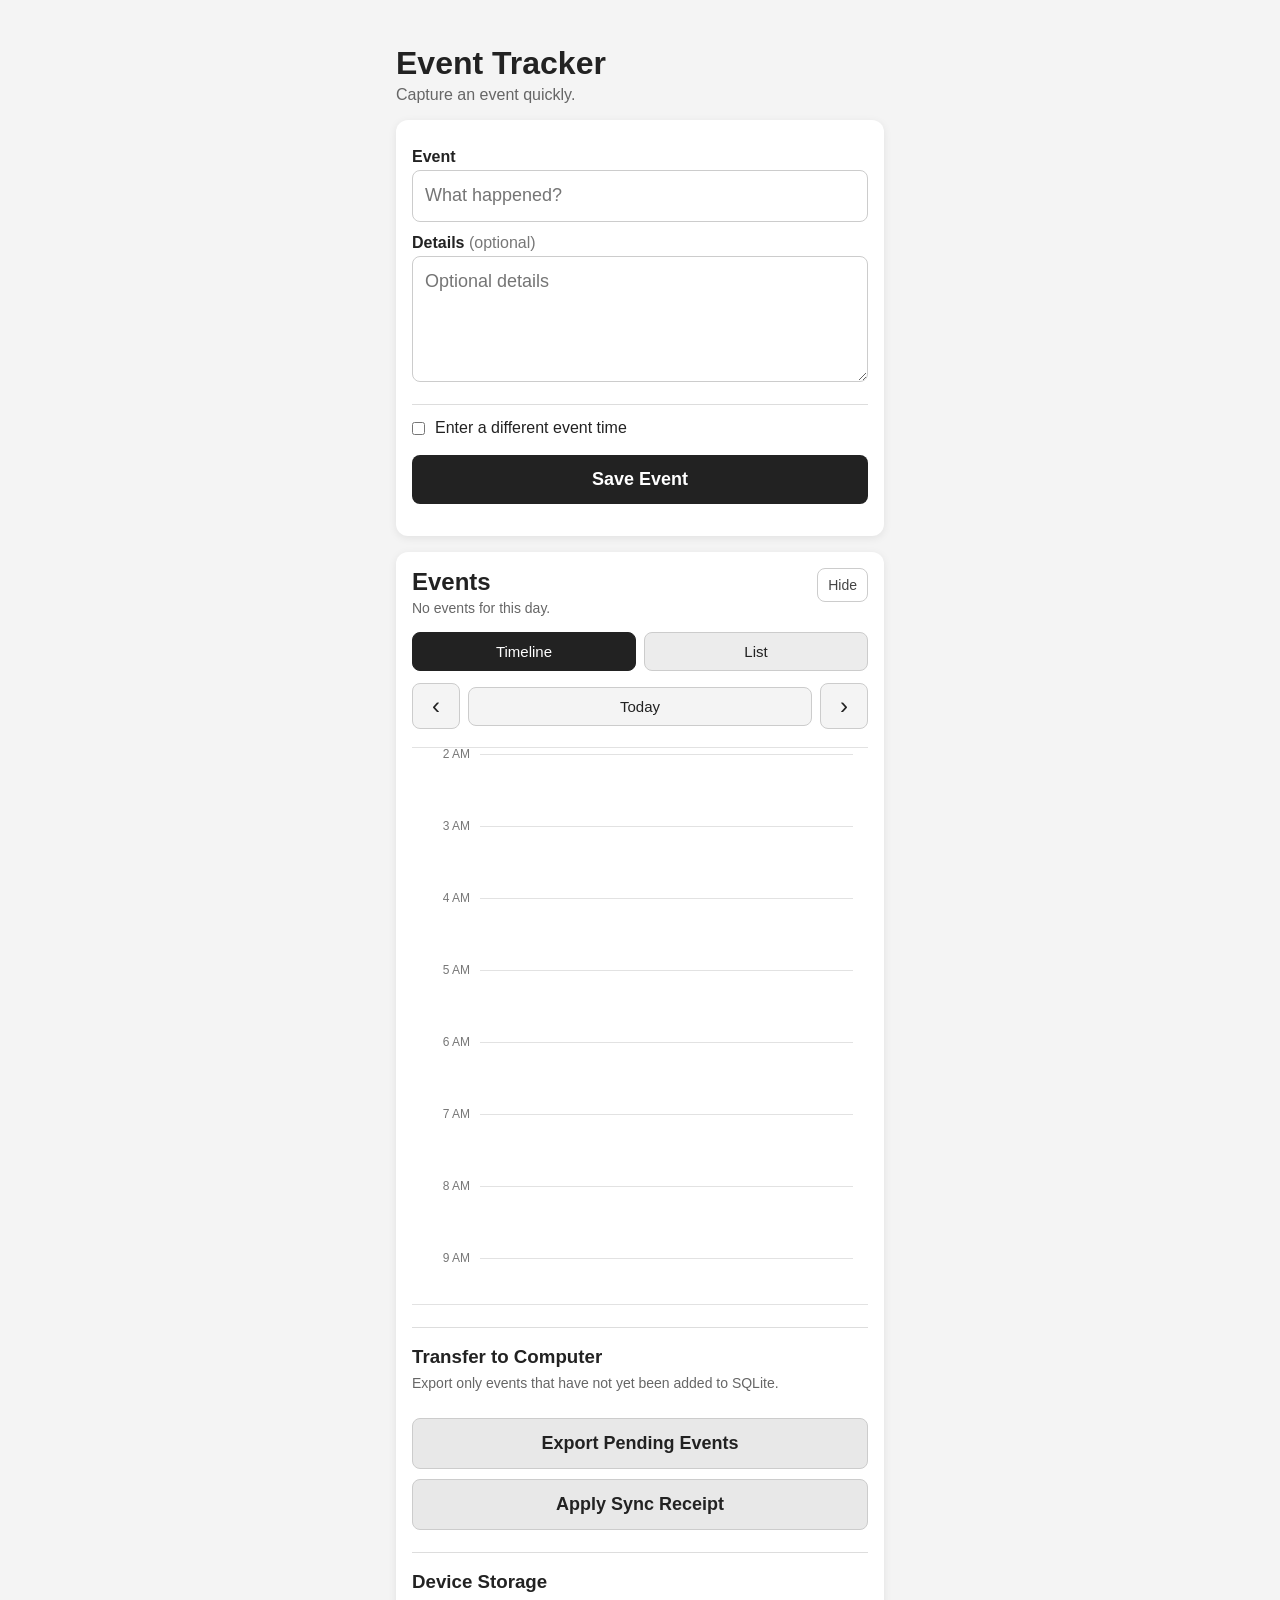
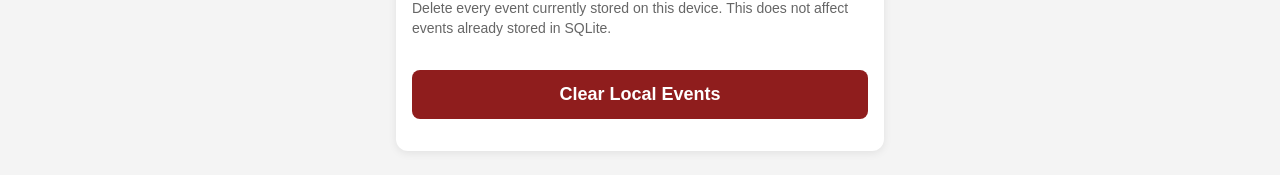
<file: app/static/index.html>
<!DOCTYPE html>
<html lang="en">
<head>
    <meta charset="UTF-8" />
    <meta
        name="viewport"
        content="width=device-width, initial-scale=1.0"
    />

    <title>Event Tracker</title>

    <link rel="stylesheet" href="./style.css" />
    <link rel="manifest" href="./manifest.json" />

    <meta name="theme-color" content="#222222" />
    <meta name="mobile-web-app-capable" content="yes" />
    <meta name="apple-mobile-web-app-capable" content="yes" />
    <meta
        name="apple-mobile-web-app-title"
        content="Event Tracker"
    />
    <meta
        name="apple-mobile-web-app-status-bar-style"
        content="black"
    />
</head>

<body>
    <main class="app">
        <h1>Event Tracker</h1>
        <p class="subtitle">Capture an event quickly.</p>

        <section class="card">
            <label for="event-name">Event</label>
            <input
                id="event-name"
                type="text"
                placeholder="What happened?"
                autocomplete="off"
            />

            <label for="details">
                Details <span class="optional">(optional)</span>
            </label>
                <textarea
                    id="details"
                    rows="4"
                    placeholder="Optional details"
                ></textarea>

            <div class="time-section">
                <label class="checkbox-label">
                    <input
                        id="use-custom-time"
                        type="checkbox"
                    />
                    Enter a different event time
                </label>

                <div
                    id="custom-time-fields"
                    class="custom-time-fields"
                    hidden
                >
                    <label for="occurred-at">
                        Event date and time
                    </label>

                    <input
                        id="occurred-at"
                        type="datetime-local"
                    />
                </div>
            </div>

            <div
                id="edit-actions"
                class="edit-actions"
                hidden
            >
                <p class="edit-notice">
                    Editing a locally stored event.
                </p>

                <button
                    id="cancel-edit-button"
                    class="secondary-button"
                    type="button"
                >
                    Cancel Edit
                </button>
            </div>

            <button
                id="save-button"
                type="button"
            >
                Save Event
            </button>

            <p
                id="status-message"
                class="status"
            ></p>
        </section>

        <section class="card">
            <div class="section-heading-row">
                <div>
                    <h2>Events</h2>

                    <p
                        id="local-event-count"
                        class="event-count"
                    ></p>
                </div>

                <button
                    id="toggle-events-button"
                    class="text-button"
                    type="button"
                >
                    Hide
                </button>
            </div>

            <div
                id="event-view-controls"
                class="event-view-controls"
            >
                <div class="view-mode-toggle">
                    <button
                        id="timeline-view-button"
                        class="view-mode-button active"
                        type="button"
                    >
                        Timeline
                    </button>

                    <button
                        id="list-view-button"
                        class="view-mode-button"
                        type="button"
                    >
                        List
                    </button>
                </div>

                <div class="day-navigation">
                    <button
                        id="previous-day-button"
                        class="day-navigation-button"
                        type="button"
                        aria-label="Previous day"
                    >
                        ‹
                    </button>

                    <button
                        id="selected-day-button"
                        class="selected-day-button"
                        type="button"
                    >
                        Today
                    </button>

                    <button
                        id="next-day-button"
                        class="day-navigation-button"
                        type="button"
                        aria-label="Next day"
                    >
                        ›
                    </button>
                </div>
            </div>

            <div
                id="timeline-view"
                class="timeline-view"
            >
                <div
                    id="timeline-focus-controls"
                    class="timeline-focus-controls"
                    hidden
                >
                    <button
                        id="timeline-back-button"
                        class="timeline-back-button"
                        type="button"
                    >
                        Back to Day
                    </button>

                    <p
                        id="timeline-focus-label"
                        class="timeline-focus-label"
                    ></p>
                </div>

                <div
                    id="timeline-scroll"
                    class="timeline-scroll"
                >
                    <div
                        id="timeline"
                        class="timeline"
                    ></div>
                </div>
            </div>

            <div
                id="list-view"
                class="list-view"
                hidden
            >
                <div
                    id="events-list"
                    class="events-list"
                ></div>

                <button
                    id="show-all-events-button"
                    class="text-button show-all-button"
                    type="button"
                >
                    Show All
                </button>
            </div>

            <div class="sync-section">
                <h3>Transfer to Computer</h3>

                <p class="section-description">
                    Export only events that have not yet been added
                    to SQLite.
                </p>

                <button
                    id="export-pending-button"
                    class="secondary-button"
                    type="button"
                >
                    Export Pending Events
                </button>

                <button
                    id="apply-receipt-button"
                    class="secondary-button"
                    type="button"
                >
                    Apply Sync Receipt
                </button>

                <input
                    id="receipt-file"
                    type="file"
                    accept="application/json,.json"
                    hidden
                />

                <p
                    id="sync-status-message"
                    class="status"
                ></p>
            </div>

            <div class="device-storage-section">
                <h3>Device Storage</h3>

                <p class="section-description">
                    Delete every event currently stored on this device.
                    This does not affect events already stored in SQLite.
                </p>

                <button
                    id="clear-local-events-button"
                    class="danger-button"
                    type="button"
                >
                    Clear Local Events
                </button>

                <p
                    id="device-storage-status"
                    class="status"
                ></p>
            </div>
        </section>
    </main>

    <script src="./db.js"></script>
    <script src="./app.js"></script>

    <script>
        if ("serviceWorker" in navigator) {
            navigator.serviceWorker
                .register("./service-worker.js")
                .catch((error) => {
                    console.error(
                        "Service worker registration failed:",
                        error
                    );
                });
        }
    </script>
</body>
</html>
</file>
<file: app/static/style.css>
* {
    box-sizing: border-box;
}

body {
    margin: 0;
    font-family: Arial, sans-serif;
    background: #f4f4f4;
    color: #222;
}

.app {
    max-width: 520px;
    margin: 0 auto;
    padding: 24px 16px;
}

h1 {
    margin-bottom: 4px;
}

.subtitle {
    margin-top: 0;
    color: #666;
}

.card {
    background: white;
    border-radius: 12px;
    padding: 16px;
    margin-top: 16px;
    box-shadow: 0 2px 8px rgba(0, 0, 0, 0.08);
}

label {
    display: block;
    margin-top: 12px;
    margin-bottom: 4px;
    font-weight: bold;
}

input,
textarea {
    width: 100%;
    padding: 12px;
    font-size: 18px;
    font-family: inherit;
    line-height: 1.4;
    border: 1px solid #ccc;
    border-radius: 8px;
}

textarea {
    min-height: 96px;
    resize: vertical;
}

button {
    width: 100%;
    margin-top: 18px;
    padding: 14px;
    font-size: 18px;
    font-weight: bold;
    border: none;
    border-radius: 8px;
    background: #222;
    color: white;
    cursor: pointer;
}

button:active {
    transform: scale(0.99);
}

.optional {
    font-weight: normal;
    color: #777;
}

.status {
    margin-bottom: 0;
    font-weight: bold;
}

.events-list {
    display: flex;
    flex-direction: column;
    gap: 8px;
}

.event {
    padding: 0;
    overflow: hidden;
    border-radius: 8px;
    background: #f1f1f1;
}

.event-content-button {
    display: block;
    width: 100%;
    margin: 0;
    padding: 12px;
    border: none;
    border-radius: 0;
    background: transparent;
    color: inherit;
    text-align: left;
    font-size: inherit;
    font-weight: normal;
}

.event-content-button:active {
    background: #e4e4e4;
}

.event-details-preview {
    margin-top: 6px;
    color: #555;
    font-size: 14px;
    line-height: 1.4;
    white-space: pre-wrap;
    overflow-wrap: anywhere;
}

.event-main {
    font-weight: bold;
}

.event-meta {
    font-size: 14px;
    color: #666;
}

.data-actions {
    margin-top: 18px;
}

.secondary-button {
    background: #e8e8e8;
    color: #222;
    border: 1px solid #ccc;
    margin-top: 10px;
}

.sync-section,
.backup-section {
    margin-top: 22px;
    padding-top: 18px;
    border-top: 1px solid #ddd;
}

.sync-section h3,
.backup-section h3 {
    margin-top: 0;
    margin-bottom: 6px;
}

.section-description {
    margin-top: 0;
    color: #666;
    font-size: 14px;
    line-height: 1.4;
}

.section-heading-row {
    display: flex;
    align-items: flex-start;
    justify-content: space-between;
    gap: 16px;
}

.section-heading-row h2 {
    margin-top: 0;
    margin-bottom: 4px;
}

.event-count {
    margin: 0;
    color: #666;
    font-size: 14px;
}

.text-button {
    width: auto;
    margin-top: 0;
    padding: 8px 10px;
    background: transparent;
    color: #444;
    border: 1px solid #ccc;
    font-size: 14px;
    font-weight: normal;
}

.device-storage-section {
    margin-top: 22px;
    padding-top: 18px;
    border-top: 1px solid #ddd;
}

.device-storage-section h3 {
    margin-top: 0;
    margin-bottom: 6px;
}

.danger-button {
    background: #8f1d1d;
    color: white;
}

.events-list[hidden] {
    display: none;
}

.time-section {
    margin-top: 18px;
    padding-top: 14px;
    border-top: 1px solid #ddd;
}

.checkbox-label {
    display: flex;
    align-items: center;
    gap: 10px;
    margin: 0;
    font-weight: normal;
    cursor: pointer;
}

.checkbox-label input {
    width: auto;
    margin: 0;
}

.custom-time-fields {
    margin-top: 14px;
}

.custom-time-fields[hidden] {
    display: none;
}

.edit-actions {
    margin-top: 16px;
    padding: 12px;
    border: 1px solid #d8b25c;
    border-radius: 8px;
    background: #fff8e7;
}

.edit-actions[hidden] {
    display: none;
}

.edit-notice {
    margin: 0;
    font-weight: bold;
}

.event-actions {
    display: flex;
    gap: 8px;
    padding: 0 12px 12px;
}

.event-edit-button,
.event-delete-button {
    width: auto;
    margin: 0;
    padding: 7px 10px;
    font-size: 14px;
    font-weight: normal;
}

.event-edit-button {
    background: #e8e8e8;
    color: #222;
    border: 1px solid #ccc;
}

.event-delete-button {
    background: transparent;
    color: #8f1d1d;
    border: 1px solid #c99;
}

.recent-event-controls {
    display: flex;
    align-items: center;
    gap: 8px;
}

.event-view-controls {
    margin-top: 16px;
}

.view-mode-toggle {
    display: grid;
    grid-template-columns: 1fr 1fr;
    gap: 8px;
}

.view-mode-button {
    margin: 0;
    padding: 10px;
    background: #ececec;
    color: #222;
    border: 1px solid #ccc;
    font-size: 15px;
    font-weight: normal;
}

.view-mode-button.active {
    background: #222;
    color: white;
    border-color: #222;
}

.day-navigation {
    display: grid;
    grid-template-columns: 48px 1fr 48px;
    align-items: center;
    gap: 8px;
    margin-top: 12px;
}

.day-navigation-button,
.selected-day-button {
    margin: 0;
    padding: 10px;
    background: #f4f4f4;
    color: #222;
    border: 1px solid #ccc;
    font-size: 16px;
    font-weight: normal;
}

.day-navigation-button {
    font-size: 24px;
    line-height: 1;
}

.selected-day-button {
    font-size: 15px;
}

.timeline-view {
    margin-top: 18px;
}

.timeline-scroll {
    height: min(62vh, 620px);
    min-height: 360px;
    overflow-x: hidden;
    overflow-y: auto;
    overscroll-behavior: contain;
    scrollbar-gutter: stable;
    border-top: 1px solid #e2e2e2;
    border-bottom: 1px solid #e2e2e2;
}

.timeline-focus-controls {
    display: flex;
    align-items: center;
    gap: 12px;
    margin-bottom: 14px;
}

.timeline-focus-controls[hidden] {
    display: none;
}

.timeline-back-button {
    width: auto;
    flex: 0 0 auto;
    margin: 0;
    padding: 8px 10px;
    background: #e8e8e8;
    color: #222;
    border: 1px solid #ccc;
    font-size: 14px;
    font-weight: normal;
}

.timeline-focus-label {
    margin: 0;
    color: #555;
    font-size: 14px;
    font-weight: bold;
}

.timeline {
    position: relative;
    min-height: 1776px;
    padding-left: 72px;
    overflow: hidden;
}

.timeline-hour {
    position: absolute;
    left: 0;
    right: 0;
    height: 1px;
    background: #dedede;
}

.timeline-hour-label {
    position: absolute;
    left: 0;
    width: 58px;
    transform: translateY(-50%);
    color: #777;
    font-size: 12px;
    text-align: right;
}

.timeline-hour-line {
    position: absolute;
    left: 68px;
    right: 0;
    height: 1px;
    background: #e2e2e2;
}

.timeline-event {
    position: absolute;
    left: 82px;
    right: 0;
    width: auto;
    min-height: 44px;
    margin: 0;
    padding: 9px 10px;
    border: 1px solid #cfcfcf;
    border-radius: 8px;
    background: white;
    box-shadow: 0 1px 4px rgba(0, 0, 0, 0.08);
    text-align: left;
    color: #222;
    cursor: pointer;
}

.timeline-event:active {
    background: #efefef;
}

.timeline-cluster {
    position: absolute;
    left: 82px;
    right: 0;
    width: auto;
    display: flex;
    align-items: center;
    gap: 10px;
    min-height: 48px;
    margin: 0;
    padding: 7px 10px;
    border: 1px solid #aebbd0;
    border-radius: 10px;
    background: #edf3fc;
    color: #222;
    text-align: left;
    cursor: pointer;
}

.timeline-cluster:active {
    background: #dfeafb;
}

.timeline-cluster-count {
    display: inline-flex;
    align-items: center;
    justify-content: center;
    flex: 0 0 34px;
    width: 34px;
    height: 34px;
    border-radius: 50%;
    background: #315f9b;
    color: white;
    font-size: 14px;
    font-weight: bold;
}

.timeline-cluster-summary {
    display: block;
    min-width: 0;
}

.timeline-cluster-title {
    display: block;
    font-size: 14px;
    font-weight: bold;
}

.timeline-cluster-time {
    display: block;
    margin-top: 2px;
    color: #526477;
    font-size: 12px;
    font-weight: normal;
}

.timeline-event-name {
    font-weight: bold;
}

.timeline-event-time {
    margin-top: 3px;
    color: #666;
    font-size: 12px;
}

.timeline-event-details {
    margin-top: 6px;
    color: #555;
    font-size: 13px;
    line-height: 1.35;
    white-space: pre-wrap;
    overflow-wrap: anywhere;
}

.timeline.timeline-focused .timeline-event-details {
    overflow: hidden;
    white-space: nowrap;
    text-overflow: ellipsis;
}

.list-view {
    margin-top: 18px;
}

.list-view[hidden],
.timeline-view[hidden] {
    display: none;
}

.show-all-button {
    margin-top: 12px;
}
</file>
